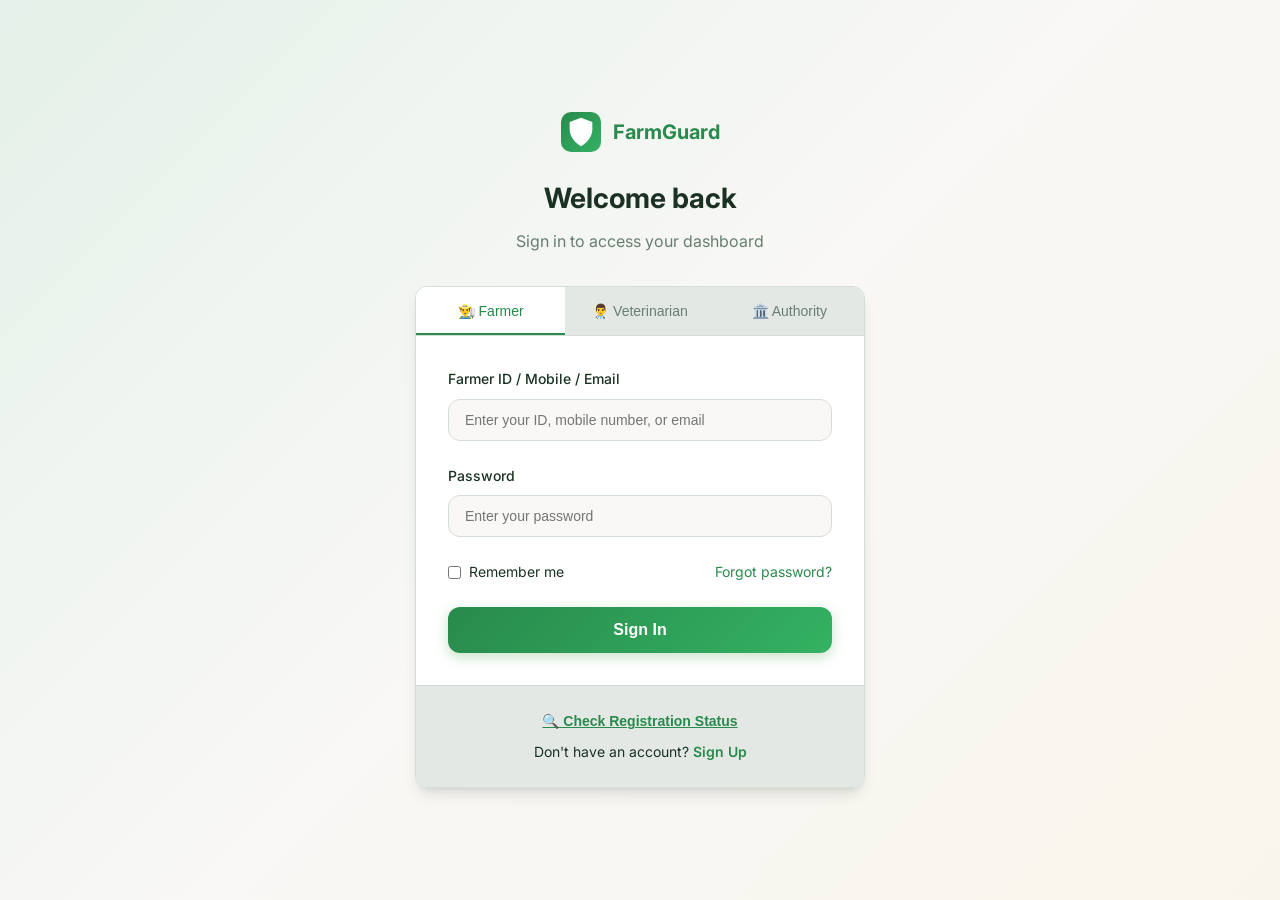
<file: login.html>
<!DOCTYPE html>
<html lang="en">
<head>
  <meta charset="UTF-8">
  <meta name="viewport" content="width=device-width, initial-scale=1.0">
  <title>Login - FarmGuard</title>
  <link rel="stylesheet" href="styles.css">
</head>
<body>
  <div class="login-page">
    <div class="login-container">
      <div class="login-header">
        <a href="index.html" class="logo">
          <!--<div class="logo-icon">🌾</div>-->
          <div class="logo-icon">
            <svg width="34" height="34" viewBox="0 0 24 24" fill="white" xmlns="http://www.w3.org/2000/svg">
              <path d="M12 2L4 5V10C4 15 7.5 19.5 12 22C16.5 19.5 20 15 20 10V5L12 2Z"/>
            </svg>
          </div>
          <span>FarmGuard</span>
        </a>
        <h1>Welcome back</h1>
        <p>Sign in to access your dashboard</p>
      </div>
      
      <div class="login-card">
        <!-- Status Alert Container -->
        <div id="statusAlertBox" style="display: none; padding: 1rem 1.25rem; border-radius: var(--radius); margin-bottom: 1.5rem; font-size: 0.9rem;">
          <div id="statusAlertTitle" style="font-weight: 700; margin-bottom: 0.25rem;"></div>
          <div id="statusAlertMessage"></div>
          <div id="statusAlertAction" style="margin-top: 0.75rem; display: none;"></div>
        </div>

        <div class="role-tabs">
          <button class="role-tab active" data-role="farmer" onclick="switchRole('farmer')">
            👨‍🌾 Farmer
          </button>
          <button class="role-tab" data-role="vet" onclick="switchRole('vet')">
            👨‍⚕️ Veterinarian
          </button>
          <button class="role-tab" data-role="authority" onclick="switchRole('authority')">
            🏛️ Authority
          </button>
        </div>
        
        <form class="login-form" id="loginForm">
          <div class="form-group">
            <label for="identifier" id="identifierLabel">Farmer ID / Mobile / Email</label>
            <input type="text" id="identifier" placeholder="Enter your ID, mobile number, or email" required>
          </div>
          
          <div class="form-group">
            <label for="password">Password</label>
            <input type="password" id="password" placeholder="Enter your password" required>
          </div>
          
          <div class="form-row">
            <label class="checkbox-group">
              <input type="checkbox" id="remember">
              <span>Remember me</span>
            </label>
            <a href="#" class="forgot-link">Forgot password?</a>
          </div>
          
          <button type="submit" class="btn btn-primary btn-lg">Sign In</button>
        </form>
        
        <div class="login-footer">
          <p style="margin-bottom: 0.5rem;"><button type="button" onclick="openCheckStatusModal()" style="background: none; border: none; color: var(--primary); font-size: 0.875rem; text-decoration: underline; font-weight: 600; cursor: pointer;">🔍 Check Registration Status</button></p>
          <p>Don't have an account? <a href="signup.html" style="font-weight: 600; color: var(--primary);">Sign Up</a></p>
        </div>
      </div>
    </div>
  </div>

  <!-- Modal: Check Registration Status -->
  <div id="modalCheckStatus" class="modal-backdrop" style="display: none; position: fixed; inset: 0; background: rgba(0,0,0,0.5); backdrop-filter: blur(4px); z-index: 1000; align-items: center; justify-content: center; padding: 1rem;">
    <div style="background: var(--card); border-radius: var(--radius); max-width: 480px; width: 100%; box-shadow: var(--shadow-lg); border: 1px solid var(--border); padding: 1.5rem;">
      <div style="display: flex; justify-content: space-between; align-items: center; margin-bottom: 1rem;">
        <h3 style="font-size: 1.15rem; color: var(--foreground);">🔍 Check Registration Status</h3>
        <button onclick="closeCheckStatusModal()" style="background: none; border: none; font-size: 1.5rem; cursor: pointer;">&times;</button>
      </div>
      <p style="font-size: 0.875rem; color: var(--muted-foreground); margin-bottom: 1rem;">
        Enter your registered email address or phone number to verify your account registration status.
      </p>
      <div class="form-group" style="margin-bottom: 1rem;">
        <label for="checkStatusQuery">Registered Email or Phone *</label>
        <input type="text" id="checkStatusQuery" placeholder="e.g. name@example.com or 9876543210" style="width: 100%; padding: 0.6rem; border-radius: var(--radius); border: 1px solid var(--border);">
      </div>
      <button type="button" class="btn btn-primary" onclick="performCheckStatus()" style="width: 100%; margin-bottom: 1rem;">
        Check Status
      </button>
      <div id="checkStatusResult" style="display: none;"></div>
    </div>
  </div>

  <script>
    const roleConfig = {
      farmer: {
        label: 'Farmer ID / Mobile Number / Email',
        placeholder: 'Enter your ID, mobile number, or email',
        redirect: 'farmer-dashboard.html'
      },
      vet: {
        label: 'Veterinarian License Number / Email',
        placeholder: 'Enter your license number or email',
        redirect: 'vet-dashboard.html'
      },
      authority: {
        label: 'Authority ID / Email',
        placeholder: 'Enter your official ID or email',
        redirect: 'authority-dashboard.html'
      }
    };

    let currentRole = 'farmer';

    function switchRole(role) {
      currentRole = role;
      
      // Update tabs
      document.querySelectorAll('.role-tab').forEach(tab => {
        tab.classList.toggle('active', tab.dataset.role === role);
      });
      
      // Update form
      const config = roleConfig[role];
      document.getElementById('identifierLabel').textContent = config.label;
      document.getElementById('identifier').placeholder = config.placeholder;
      hideAlert();
    }

    function showAlert(type, title, message, actionHtml = null) {
      const box = document.getElementById('statusAlertBox');
      const titleEl = document.getElementById('statusAlertTitle');
      const msgEl = document.getElementById('statusAlertMessage');
      const actionEl = document.getElementById('statusAlertAction');

      box.style.display = 'block';
      titleEl.textContent = title;
      msgEl.textContent = message;

      if (type === 'warning' || type === 'PENDING') {
        box.style.background = '#fff8e1';
        box.style.border = '1px solid #ffe082';
        box.style.color = '#7f5f00';
      } else if (type === 'danger' || type === 'REJECTED') {
        box.style.background = '#ffebee';
        box.style.border = '1px solid #ffcdd2';
        box.style.color = '#c62828';
      } else if (type === 'info' || type === 'CORRECTION_REQUESTED') {
        box.style.background = '#e3f2fd';
        box.style.border = '1px solid #bbdefb';
        box.style.color = '#1565c0';
      } else if (type === 'success' || type === 'APPROVED') {
        box.style.background = '#f0fdf4';
        box.style.border = '1px solid #86efac';
        box.style.color = '#166534';
      }

      if (actionHtml) {
        actionEl.innerHTML = actionHtml;
        actionEl.style.display = 'block';
      } else {
        actionEl.style.display = 'none';
      }
    }

    function hideAlert() {
      document.getElementById('statusAlertBox').style.display = 'none';
    }

    function openCheckStatusModal() {
      document.getElementById('checkStatusQuery').value = '';
      document.getElementById('checkStatusResult').style.display = 'none';
      document.getElementById('modalCheckStatus').style.display = 'flex';
    }

    function closeCheckStatusModal() {
      document.getElementById('modalCheckStatus').style.display = 'none';
    }

    async function performCheckStatus() {
      const query = document.getElementById('checkStatusQuery').value.trim();
      const resDiv = document.getElementById('checkStatusResult');
      if (!query) {
        alert('Please enter your registered email address or phone number.');
        return;
      }
      resDiv.style.display = 'block';
      resDiv.style.cssText = 'display: block; background: var(--muted); padding: 1rem; border-radius: var(--radius); font-size: 0.875rem;';
      resDiv.innerHTML = 'Searching registration status...';

      try {
        const res = await fetch('/api/check-status', {
          method: 'POST',
          headers: { 'Content-Type': 'application/json' },
          body: JSON.stringify({ query: query, role: currentRole })
        });
        const data = await res.json();
        if (res.ok && data.success) {
          let badgeClass = 'badge-warning';
          let bgStyle = 'background: #fff8e1; border: 1px solid #ffe082; color: #7f5f00;';
          if (data.status === 'APPROVED') {
            badgeClass = 'badge-success';
            bgStyle = 'background: #f0fdf4; border: 1px solid #86efac; color: #166534;';
          } else if (data.status === 'REJECTED') {
            badgeClass = 'badge-danger';
            bgStyle = 'background: #ffebee; border: 1px solid #ffcdd2; color: #c62828;';
          } else if (data.status === 'CORRECTION_REQUESTED') {
            badgeClass = 'badge-info';
            bgStyle = 'background: #e3f2fd; border: 1px solid #bbdefb; color: #1565c0;';
          }

          let actionHtml = '';
          if (data.status === 'APPROVED') {
            actionHtml = `<div style="margin-top: 0.75rem;"><button class="btn btn-primary btn-sm" onclick="closeCheckStatusModal(); document.getElementById('identifier').value='${data.email || data.phone}';">Sign In Now</button></div>`;
          } else if (data.status === 'REJECTED') {
            actionHtml = `<div style="margin-top: 0.75rem;"><a href="signup.html?resubmit=true&user_id=${data.user_id}" class="btn btn-primary btn-sm">✏️ Re-apply / Edit & Re-submit</a></div>`;
          } else if (data.status === 'CORRECTION_REQUESTED') {
            actionHtml = `<div style="margin-top: 0.75rem;"><a href="signup.html?resubmit=true&user_id=${data.user_id}" class="btn btn-primary btn-sm">✏️ Edit & Re-submit Details</a></div>`;
          }

          resDiv.style.cssText = bgStyle + ' padding: 1rem; border-radius: var(--radius); font-size: 0.875rem;';
          resDiv.innerHTML = `
            <div style="font-weight: 700; margin-bottom: 0.25rem;">Applicant: ${data.name} (${data.role.toUpperCase()})</div>
            <div style="margin-bottom: 0.5rem;"><strong>Status:</strong> <span class="badge ${badgeClass}">${data.status}</span></div>
            <div>${data.message}</div>
            ${actionHtml}
          `;
        } else {
          resDiv.style.cssText = 'background: #ffebee; border: 1px solid #ffcdd2; color: #c62828; padding: 1rem; border-radius: var(--radius); font-size: 0.875rem;';
          resDiv.innerHTML = `<div>❌ ${data.message || 'Account not found.'}</div>`;
        }
      } catch (err) {
        resDiv.style.cssText = 'background: #ffebee; border: 1px solid #ffcdd2; color: #c62828; padding: 1rem; border-radius: var(--radius); font-size: 0.875rem;';
        resDiv.innerHTML = `<div>Error checking status. Please try again.</div>`;
      }
    }

    document.getElementById('loginForm').addEventListener('submit', async function(e) {
      e.preventDefault();
      hideAlert();
      
      const identifier = document.getElementById('identifier').value;
      const password = document.getElementById('password').value;
      
      try {
        const response = await fetch('/login', {
          method: 'POST',
          headers: {
            'Content-Type': 'application/json',
          },
          body: JSON.stringify({
            identifier: identifier,
            password: password,
            role: currentRole
          })
        });
        
        const data = await response.json();
        
        if (response.ok && data.success) {
          const config = roleConfig[currentRole];
          window.location.href = config.redirect;
        } else if (data.status === 'PENDING') {
          showAlert('PENDING', '⏳ Registration Pending', 'Your registration is pending Authority verification.');
        } else if (data.status === 'REJECTED') {
          const userId = data.user_id || (data.user ? data.user.id : '');
          const actionBtnHtml = userId ? `<a href="signup.html?resubmit=true&user_id=${userId}" class="btn btn-primary btn-sm">✏️ Re-apply / Edit & Re-submit</a>` : '';
          showAlert('REJECTED', '❌ Registration Rejected', data.message || 'Your registration was rejected by Authority.', actionBtnHtml);
        } else if (data.status === 'CORRECTION_REQUESTED') {
          const userId = data.user_id || (data.user ? data.user.id : '');
          const actionBtnHtml = userId ? `<a href="signup.html?resubmit=true&user_id=${userId}" class="btn btn-primary btn-sm">✏️ Edit & Re-submit Details</a>` : '';
          showAlert('CORRECTION_REQUESTED', '⚠️ Correction Requested', data.message || 'Authority requested corrections for your registration.', actionBtnHtml);
        } else {
          showAlert('danger', 'Sign In Failed', data.message || 'Invalid credentials. Please try again.');
        }
      } catch (error) {
        console.error('Login error:', error);
        showAlert('danger', 'Connection Error', 'Login failed. Please check your connection and try again.');
      }
    });
  </script>
</body>
</html>
</file>
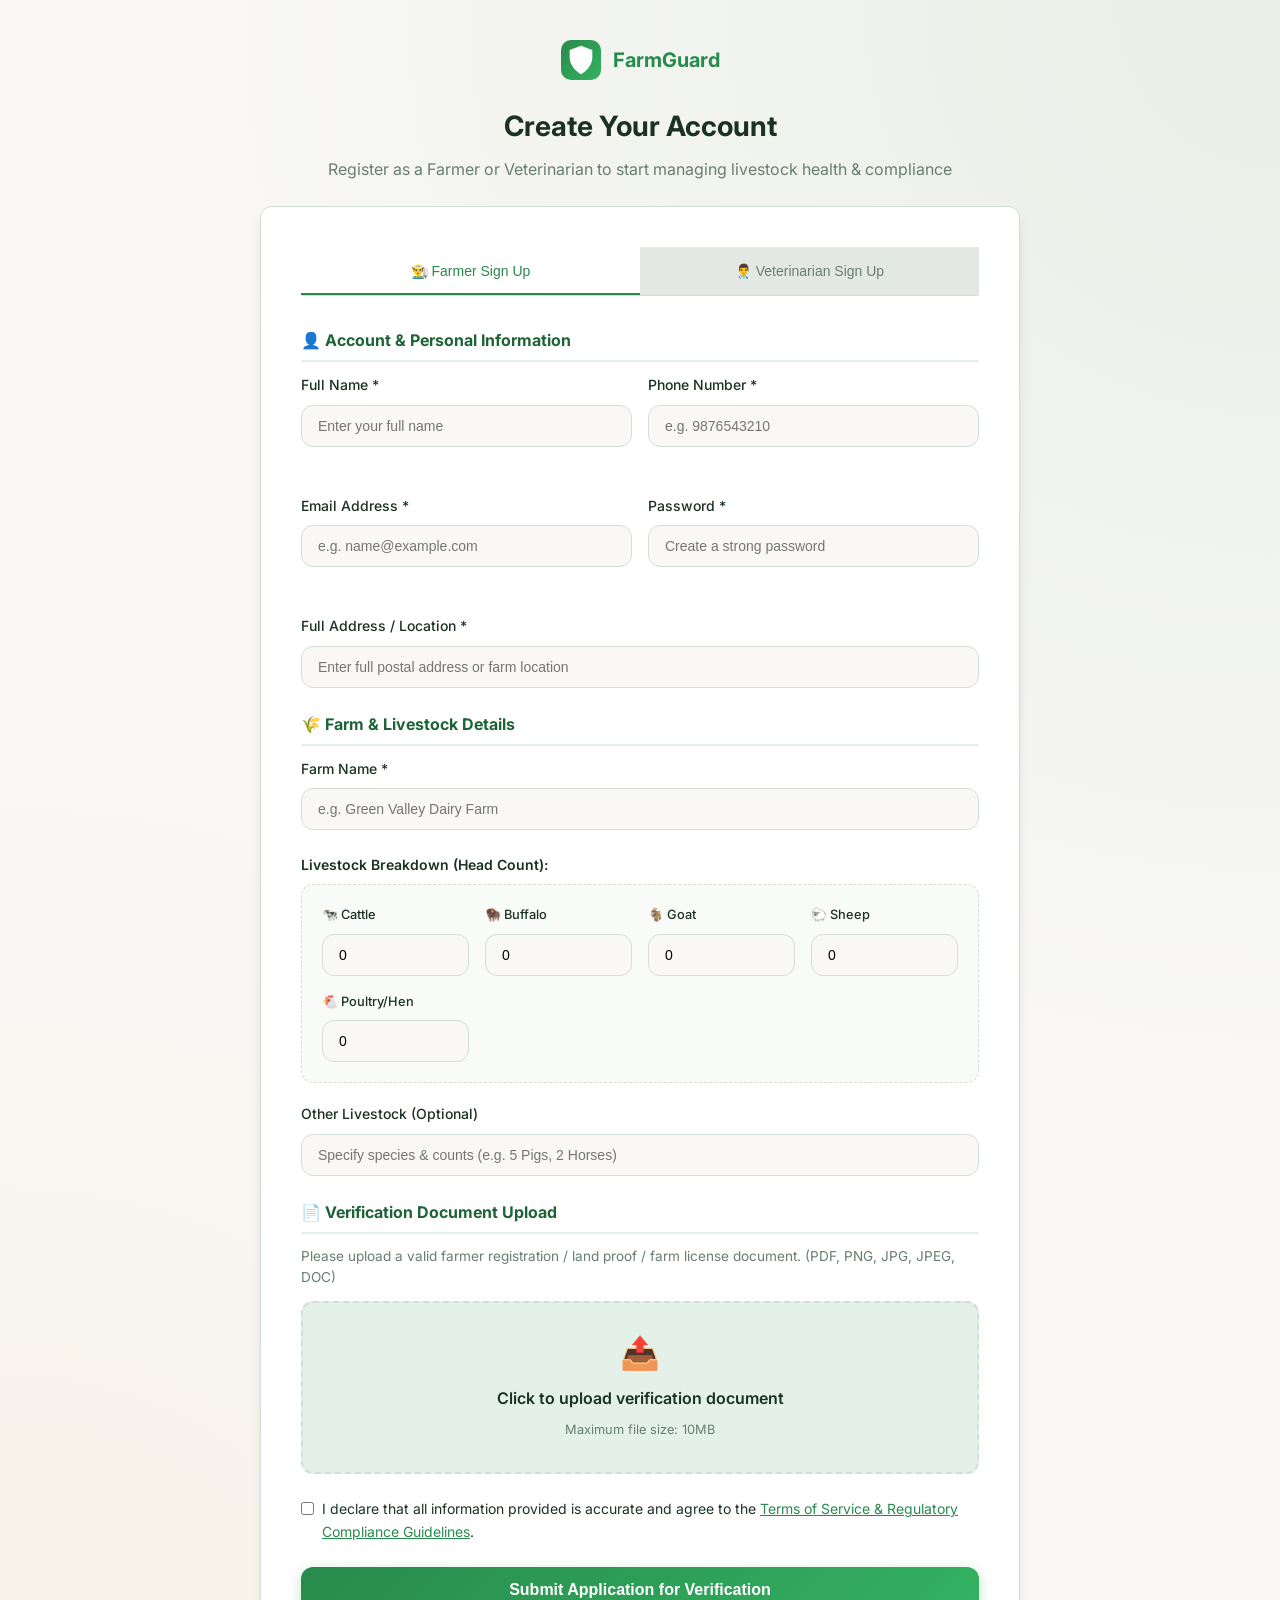
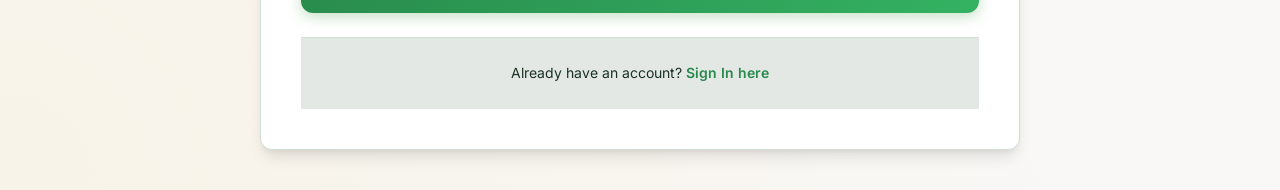
<file: signup.html>
<!DOCTYPE html>
<html lang="en">
<head>
  <meta charset="UTF-8">
  <meta name="viewport" content="width=device-width, initial-scale=1.0">
  <title>Sign Up - FarmGuard</title>
  <link rel="stylesheet" href="styles.css">
  <style>
    .signup-page {
      min-height: 100vh;
      display: flex;
      align-items: center;
      justify-content: center;
      padding: 2.5rem 1rem;
      background: radial-gradient(circle at top right, rgba(46, 125, 50, 0.08), transparent 50%),
                  radial-gradient(circle at bottom left, rgba(230, 161, 0, 0.06), transparent 50%),
                  var(--background);
    }
    .signup-container {
      width: 100%;
      max-width: 760px;
    }
    .signup-card {
      background: var(--card);
      border: 1px solid var(--border);
      border-radius: var(--radius);
      box-shadow: var(--shadow-lg);
      padding: 2.5rem;
    }
    .livestock-grid {
      display: grid;
      grid-template-columns: repeat(auto-fit, minmax(140px, 1fr));
      gap: 1rem;
      background: rgba(46, 125, 50, 0.03);
      padding: 1.25rem;
      border-radius: var(--radius);
      border: 1px dashed var(--border);
      margin-bottom: 1.25rem;
    }
    .livestock-grid .form-group {
      margin-bottom: 0;
    }
    .form-section-title {
      font-size: 1rem;
      font-weight: 700;
      color: var(--primary-dark);
      margin: 1.5rem 0 0.75rem 0;
      display: flex;
      align-items: center;
      gap: 0.5rem;
      border-bottom: 2px solid var(--accent);
      padding-bottom: 0.4rem;
    }
    .file-upload-box {
      border: 2px dashed var(--border);
      border-radius: var(--radius);
      padding: 1.5rem;
      text-align: center;
      background: var(--accent);
      cursor: pointer;
      transition: all 0.2s ease;
    }
    .file-upload-box:hover {
      border-color: var(--primary);
      background: rgba(46, 125, 50, 0.08);
    }
    .file-upload-box input[type="file"] {
      display: none;
    }
    .file-upload-label {
      cursor: pointer;
      display: flex;
      flex-direction: column;
      align-items: center;
      gap: 0.5rem;
      color: var(--foreground);
    }
    .selected-file-name {
      font-size: 0.875rem;
      font-weight: 600;
      color: var(--primary);
      margin-top: 0.5rem;
      word-break: break-all;
    }
    .status-card {
      text-align: center;
      padding: 2.5rem 1.5rem;
    }
    .status-icon {
      font-size: 3.5rem;
      margin-bottom: 1rem;
    }
    .correction-banner {
      background: #fff8e1;
      border-left: 4px solid var(--warning);
      padding: 1rem 1.25rem;
      border-radius: 0.5rem;
      margin-bottom: 1.5rem;
      color: #7f5f00;
    }
  </style>
</head>
<body>
  <div class="signup-page">
    <div class="signup-container">
      
      <!-- Logo & Header -->
      <div class="login-header" style="text-align: center; margin-bottom: 1.5rem;">
        <a href="index.html" class="logo" style="justify-content: center;">
          <div class="logo-icon">
            <svg width="34" height="34" viewBox="0 0 24 24" fill="white" xmlns="http://www.w3.org/2000/svg">
              <path d="M12 2L4 5V10C4 15 7.5 19.5 12 22C16.5 19.5 20 15 20 10V5L12 2Z"/>
            </svg>
          </div>
          <span>FarmGuard</span>
        </a>
        <h1 style="margin-top: 1rem; font-size: 1.75rem;">Create Your Account</h1>
        <p style="color: var(--muted-foreground);">Register as a Farmer or Veterinarian to start managing livestock health & compliance</p>
      </div>

      <div class="signup-card">
        <!-- Correction Request / Rejection Banner (If resubmitting) -->
        <div id="correctionBanner" class="correction-banner" style="display: none;">
          <strong id="correctionBannerTitle">⚠️ Action Required from Authority:</strong>
          <p id="correctionNotesText" style="margin-top: 0.25rem;"></p>
        </div>

        <!-- Role Selector -->
        <div class="role-tabs" style="margin-bottom: 2rem;">
          <button type="button" class="role-tab active" id="tabFarmer" onclick="switchRole('farmer')">
            👨‍🌾 Farmer Sign Up
          </button>
          <button type="button" class="role-tab" id="tabVet" onclick="switchRole('vet')">
            👨‍⚕️ Veterinarian Sign Up
          </button>
        </div>

        <!-- Signup Form -->
        <form id="signupForm" enctype="multipart/form-data">
          <input type="hidden" id="roleInput" name="role" value="farmer">
          <input type="hidden" id="userIdInput" name="user_id" value="">

          <!-- Common Details -->
          <div class="form-section-title">👤 Account & Personal Information</div>
          
          <div class="form-row" style="display: grid; grid-template-columns: 1fr 1fr; gap: 1rem;">
            <div class="form-group">
              <label for="name">Full Name *</label>
              <input type="text" id="name" name="name" placeholder="Enter your full name" required>
            </div>
            <div class="form-group">
              <label for="phone">Phone Number *</label>
              <input type="tel" id="phone" name="phone" placeholder="e.g. 9876543210" required>
            </div>
          </div>

          <div class="form-row" style="display: grid; grid-template-columns: 1fr 1fr; gap: 1rem;">
            <div class="form-group">
              <label for="email">Email Address *</label>
              <input type="email" id="email" name="email" placeholder="e.g. name@example.com" required>
            </div>
            <div class="form-group">
              <label for="password">Password *</label>
              <input type="password" id="password" name="password" placeholder="Create a strong password" required>
            </div>
          </div>

          <div class="form-group">
            <label for="address">Full Address / Location *</label>
            <input type="text" id="address" name="address" placeholder="Enter full postal address or farm location" required>
          </div>

          <!-- Farmer Specific Details -->
          <div id="farmerFields">
            <div class="form-section-title">🌾 Farm & Livestock Details</div>
            
            <div class="form-group">
              <label for="farm_name">Farm Name *</label>
              <input type="text" id="farm_name" name="farm_name" placeholder="e.g. Green Valley Dairy Farm">
            </div>

            <label style="display: block; font-weight: 600; margin-bottom: 0.5rem; font-size: 0.875rem;">Livestock Breakdown (Head Count):</label>
            <div class="livestock-grid">
              <div class="form-group">
                <label for="cattle_count" style="font-size: 0.8rem;">🐄 Cattle</label>
                <input type="number" id="cattle_count" name="cattle_count" min="0" value="0">
              </div>
              <div class="form-group">
                <label for="buffalo_count" style="font-size: 0.8rem;">🦬 Buffalo</label>
                <input type="number" id="buffalo_count" name="buffalo_count" min="0" value="0">
              </div>
              <div class="form-group">
                <label for="goat_count" style="font-size: 0.8rem;">🐐 Goat</label>
                <input type="number" id="goat_count" name="goat_count" min="0" value="0">
              </div>
              <div class="form-group">
                <label for="sheep_count" style="font-size: 0.8rem;">🐑 Sheep</label>
                <input type="number" id="sheep_count" name="sheep_count" min="0" value="0">
              </div>
              <div class="form-group">
                <label for="poultry_count" style="font-size: 0.8rem;">🐔 Poultry/Hen</label>
                <input type="number" id="poultry_count" name="poultry_count" min="0" value="0">
              </div>
            </div>

            <div class="form-group">
              <label for="other_livestock">Other Livestock (Optional)</label>
              <input type="text" id="other_livestock" name="other_livestock" placeholder="Specify species & counts (e.g. 5 Pigs, 2 Horses)">
            </div>
          </div>

          <!-- Vet Specific Details -->
          <div id="vetFields" style="display: none;">
            <div class="form-section-title">🩺 Professional Credentials</div>

            <div class="form-row" style="display: grid; grid-template-columns: 1fr 1fr; gap: 1rem;">
              <div class="form-group">
                <label for="vet_reg_number">Veterinary Registration Number *</label>
                <input type="text" id="vet_reg_number" name="vet_reg_number" placeholder="e.g. VET-REG-2026-897">
              </div>
              <div class="form-group">
                <label for="qualification">Qualification *</label>
                <input type="text" id="qualification" name="qualification" placeholder="e.g. B.V.Sc & A.H / M.V.Sc">
              </div>
            </div>

            <div class="form-group">
              <label for="vet_council_details">Veterinary Council / Registration Body Details *</label>
              <input type="text" id="vet_council_details" name="vet_council_details" placeholder="e.g. State Veterinary Council of Tamil Nadu">
            </div>
          </div>

          <!-- Document Upload -->
          <div class="form-section-title">📄 Verification Document Upload</div>
          <p style="font-size: 0.85rem; color: var(--muted-foreground); margin-bottom: 0.75rem;" id="docHelperText">
            Please upload a valid farmer registration / land proof / farm license document. (Formats: PDF, PNG, JPG, JPEG, DOC, DOCX)
          </p>

          <div class="file-upload-box" onclick="document.getElementById('verification_doc').click()">
            <input type="file" id="verification_doc" name="verification_doc" accept=".pdf,.png,.jpg,.jpeg,.doc,.docx" onchange="handleFileSelected(this)">
            <label class="file-upload-label">
              <span style="font-size: 2rem;">📤</span>
              <span style="font-weight: 600;">Click to upload verification document</span>
              <span style="font-size: 0.8rem; color: var(--muted-foreground);">Maximum file size: 10MB</span>
            </label>
            <div id="selectedFileName" class="selected-file-name"></div>
          </div>

          <!-- Terms & Submit -->
          <div style="margin-top: 1.5rem;">
            <label class="checkbox-group" style="align-items: flex-start;">
              <input type="checkbox" id="accepted_terms" name="accepted_terms" required style="margin-top: 0.25rem;">
              <span style="font-size: 0.875rem;">I declare that all information provided is accurate and agree to the <a href="#" style="color: var(--primary); text-decoration: underline;">Terms of Service & Regulatory Compliance Guidelines</a>.</span>
            </label>
          </div>

          <button type="submit" class="btn btn-primary btn-lg" id="submitBtn" style="width: 100%; margin-top: 1.5rem;">
            Submit Application for Verification
          </button>
        </form>

        <!-- Status Confirmation View (Hidden by default) -->
        <div id="statusCard" class="status-card" style="display: none;">
          <div class="status-icon">⏳</div>
          <div class="badge badge-warning" style="font-size: 0.9rem; padding: 0.4rem 1rem; margin-bottom: 1rem;">STATUS: PENDING VERIFICATION</div>
          <h2 style="font-size: 1.5rem; color: var(--foreground); margin-bottom: 0.75rem;">
            Your registration is pending Authority verification.
          </h2>
          <p style="color: var(--muted-foreground); max-width: 540px; margin: 0 auto 1.5rem auto; font-size: 0.95rem;">
            Thank you for registering with FarmGuard. Your application details and verification document have been securely submitted to the Regulatory Authority for review.
          </p>
          <div style="background: rgba(46, 125, 50, 0.05); border: 1px solid var(--border); padding: 1rem; border-radius: var(--radius); max-width: 500px; margin: 0 auto 2rem auto; text-align: left; font-size: 0.875rem;">
            <div><strong>● Submitted Role:</strong> <span id="confRole">-</span></div>
            <div><strong>● Applicant Name:</strong> <span id="confName">-</span></div>
            <div><strong>● Email:</strong> <span id="confEmail">-</span></div>
            <div><strong>● Verification Document:</strong> <span id="confDoc">-</span></div>
          </div>
          <div style="display: flex; gap: 1rem; justify-content: center;">
            <a href="login.html" class="btn btn-primary">Go to Login</a>
            <a href="index.html" class="btn btn-outline">Return to Home</a>
          </div>
        </div>

        <div class="login-footer" style="margin-top: 1.5rem; text-align: center;">
          <p>Already have an account? <a href="login.html" style="font-weight: 600; color: var(--primary);">Sign In here</a></p>
        </div>
      </div>
    </div>
  </div>

  <script>
    let currentRole = 'farmer';
    let isResubmitMode = false;

    function switchRole(role) {
      currentRole = role;
      document.getElementById('roleInput').value = role;

      document.getElementById('tabFarmer').classList.toggle('active', role === 'farmer');
      document.getElementById('tabVet').classList.toggle('active', role === 'vet');

      const farmerFields = document.getElementById('farmerFields');
      const vetFields = document.getElementById('vetFields');
      const docHelperText = document.getElementById('docHelperText');
      const farmNameInput = document.getElementById('farm_name');
      const vetRegInput = document.getElementById('vet_reg_number');
      const qualificationInput = document.getElementById('qualification');
      const vetCouncilInput = document.getElementById('vet_council_details');

      if (role === 'farmer') {
        farmerFields.style.display = 'block';
        vetFields.style.display = 'none';
        farmNameInput.setAttribute('required', 'required');
        vetRegInput.removeAttribute('required');
        qualificationInput.removeAttribute('required');
        vetCouncilInput.removeAttribute('required');
        docHelperText.textContent = 'Please upload a valid farmer registration / land proof / farm license document. (PDF, PNG, JPG, JPEG, DOC)';
      } else {
        farmerFields.style.display = 'none';
        vetFields.style.display = 'block';
        farmNameInput.removeAttribute('required');
        vetRegInput.setAttribute('required', 'required');
        qualificationInput.setAttribute('required', 'required');
        vetCouncilInput.setAttribute('required', 'required');
        docHelperText.textContent = 'Please upload valid veterinary registration / degree certificate proof. (PDF, PNG, JPG, JPEG, DOC)';
      }
    }

    function handleFileSelected(input) {
      const display = document.getElementById('selectedFileName');
      if (input.files && input.files[0]) {
        display.textContent = '📎 Selected file: ' + input.files[0].name;
      } else {
        display.textContent = '';
      }
    }

    // Check for URL parameters (resubmit or pre-fill)
    document.addEventListener('DOMContentLoaded', () => {
      const urlParams = new URLSearchParams(window.location.search);
      const resubmit = urlParams.get('resubmit');
      const userId = urlParams.get('user_id');

      if (resubmit && userId) {
        isResubmitMode = true;
        document.getElementById('userIdInput').value = userId;
        fetchUserDetails(userId);
      }
    });

    async function fetchUserDetails(userId) {
      try {
        const response = await fetch(`/api/authority/user-details/${userId}`);
        if (response.ok) {
          const user = await response.json();
          document.getElementById('name').value = user.name || '';
          document.getElementById('phone').value = user.phone || '';
          document.getElementById('email').value = user.email || '';
          document.getElementById('address').value = user.address || '';
          
          if (user.role) {
            switchRole(user.role);
          }

          if (user.role === 'farmer') {
            document.getElementById('farm_name').value = user.farm_name || '';
            document.getElementById('cattle_count').value = user.cattle_count || 0;
            document.getElementById('buffalo_count').value = user.buffalo_count || 0;
            document.getElementById('goat_count').value = user.goat_count || 0;
            document.getElementById('sheep_count').value = user.sheep_count || 0;
            document.getElementById('poultry_count').value = user.poultry_count || 0;
            document.getElementById('other_livestock').value = user.other_livestock || '';
          } else {
            document.getElementById('vet_reg_number').value = user.vet_reg_number || '';
            document.getElementById('qualification').value = user.qualification || '';
            document.getElementById('vet_council_details').value = user.vet_council_details || '';
          }

          if (user.status === 'CORRECTION_REQUESTED' && user.correction_notes) {
            const banner = document.getElementById('correctionBanner');
            banner.style.display = 'block';
            banner.style.background = '#e3f2fd';
            banner.style.borderColor = '#90caf9';
            banner.style.color = '#0d47a1';
            document.getElementById('correctionBannerTitle').textContent = '⚠️ Authority Requested Correction:';
            document.getElementById('correctionNotesText').textContent = user.correction_notes;
          } else if (user.status === 'REJECTED' && user.rejection_reason) {
            const banner = document.getElementById('correctionBanner');
            banner.style.display = 'block';
            banner.style.background = '#ffebee';
            banner.style.borderColor = '#ef9a9a';
            banner.style.color = '#b71c1c';
            document.getElementById('correctionBannerTitle').textContent = '❌ Previous Application Rejected by Authority:';
            document.getElementById('correctionNotesText').textContent = user.rejection_reason + ' — Please update your details and resubmit for verification.';
          }

          document.getElementById('password').removeAttribute('required');
          document.getElementById('password').placeholder = 'Leave blank to keep existing password';
          document.getElementById('verification_doc').removeAttribute('required');

          if (user.verification_doc_filename) {
            document.getElementById('selectedFileName').textContent = '📄 Existing File: ' + user.verification_doc_filename + ' (Upload new file to replace)';
          }
        }
      } catch (err) {
        console.error('Error fetching user details:', err);
      }
    }

    document.getElementById('signupForm').addEventListener('submit', async function(e) {
      e.preventDefault();

      const btn = document.getElementById('submitBtn');
      btn.disabled = true;
      btn.textContent = 'Submitting Application...';

      const formData = new FormData(this);
      const endpoint = isResubmitMode ? '/api/user/resubmit' : '/signup';

      try {
        const response = await fetch(endpoint, {
          method: 'POST',
          body: formData
        });

        const data = await response.json();

        if (response.ok && data.success) {
          document.getElementById('signupForm').style.display = 'none';
          document.querySelector('.role-tabs').style.display = 'none';
          document.getElementById('correctionBanner').style.display = 'none';
          
          document.getElementById('statusCard').style.display = 'block';

          document.getElementById('confRole').textContent = currentRole === 'farmer' ? 'Farmer' : 'Veterinarian';
          document.getElementById('confName').textContent = formData.get('name');
          document.getElementById('confEmail').textContent = formData.get('email');
          const fileInput = document.getElementById('verification_doc');
          document.getElementById('confDoc').textContent = (fileInput.files && fileInput.files[0]) ? fileInput.files[0].name : 'Uploaded Document';
        } else {
          alert(data.message || 'Submission failed. Please check details.');
          btn.disabled = false;
          btn.textContent = 'Submit Application for Verification';
        }
      } catch (err) {
        console.error('Submission error:', err);
        alert('Network error during registration. Please try again.');
        btn.disabled = false;
        btn.textContent = 'Submit Application for Verification';
      }
    });

    // Initialize required state
    switchRole('farmer');
  </script>
</body>
</html>
</file>
<file: styles.css>
/* Digital Farm Management Portal - Complete Styles */
@import url('https://fonts.googleapis.com/css2?family=Inter:wght@300;400;500;600;700;800&display=swap');

* {
  margin: 0;
  padding: 0;
  box-sizing: border-box;
}

:root {
  /* Colors */
  --primary: hsl(142, 55%, 35%);
  --primary-light: hsl(142, 55%, 45%);
  --primary-dark: hsl(142, 55%, 25%);
  --primary-foreground: hsl(0, 0%, 100%);
  
  --secondary: hsl(45, 93%, 47%);
  --secondary-light: hsl(45, 93%, 57%);
  --secondary-foreground: hsl(0, 0%, 10%);
  
  --background: hsl(40, 23%, 97%);
  --foreground: hsl(142, 30%, 15%);
  
  --card: hsl(0, 0%, 100%);
  --card-foreground: hsl(142, 30%, 15%);
  
  --muted: hsl(142, 10%, 90%);
  --muted-foreground: hsl(142, 10%, 45%);
  
  --accent: hsl(142, 30%, 92%);
  --accent-foreground: hsl(142, 55%, 30%);
  
  --destructive: hsl(0, 72%, 51%);
  --success: hsl(142, 70%, 40%);
  --warning: hsl(38, 92%, 50%);
  
  --border: hsl(142, 15%, 85%);
  --input: hsl(142, 15%, 85%);
  --ring: hsl(142, 55%, 35%);
  
  --radius: 0.75rem;
  --shadow-sm: 0 1px 2px 0 rgb(0 0 0 / 0.05);
  --shadow: 0 1px 3px 0 rgb(0 0 0 / 0.1), 0 1px 2px -1px rgb(0 0 0 / 0.1);
  --shadow-md: 0 4px 6px -1px rgb(0 0 0 / 0.1), 0 2px 4px -2px rgb(0 0 0 / 0.1);
  --shadow-lg: 0 10px 15px -3px rgb(0 0 0 / 0.1), 0 4px 6px -4px rgb(0 0 0 / 0.1);
}

body {
  font-family: 'Inter', -apple-system, BlinkMacSystemFont, 'Segoe UI', sans-serif;
  background-color: var(--background);
  color: var(--foreground);
  line-height: 1.6;
  min-height: 100vh;
}

a {
  color: inherit;
  text-decoration: none;
}

/* Header */
.header {
  background: rgba(255, 255, 255, 0.95);
  backdrop-filter: blur(12px);
  border-bottom: 1px solid var(--border);
  position: sticky;
  top: 0;
  z-index: 100;
  padding: 0 1.5rem;
}

.header-container {
  max-width: 1280px;
  margin: 0 auto;
  display: flex;
  align-items: center;
  justify-content: space-between;
  height: 70px;
}

.logo {
  display: flex;
  align-items: center;
  gap: 0.75rem;
  font-weight: 700;
  font-size: 1.25rem;
  color: var(--primary);
}

.logo-icon {
  width: 40px;
  height: 40px;
  background: linear-gradient(135deg, var(--primary), var(--primary-light));
  border-radius: 10px;
  display: flex;
  align-items: center;
  justify-content: center;
  color: white;
  font-size: 1.25rem;
}

.nav {
  display: flex;
  align-items: center;
  gap: 2rem;
}

.nav-links {
  display: flex;
  gap: 0.5rem;
}

.nav-link {
  padding: 0.5rem 1rem;
  border-radius: var(--radius);
  font-weight: 500;
  font-size: 0.875rem;
  color: var(--muted-foreground);
  transition: all 0.2s;
}

.nav-link:hover {
  color: var(--foreground);
  background: var(--accent);
}

.nav-link.active {
  color: var(--primary);
  background: var(--accent);
}

/* Buttons */
.btn {
  display: inline-flex;
  align-items: center;
  justify-content: center;
  gap: 0.5rem;
  padding: 0.625rem 1.25rem;
  font-size: 0.875rem;
  font-weight: 600;
  border-radius: var(--radius);
  border: none;
  cursor: pointer;
  transition: all 0.2s;
}

.btn-primary {
  background: linear-gradient(135deg, var(--primary), var(--primary-light));
  color: var(--primary-foreground);
  box-shadow: 0 4px 14px 0 rgba(34, 139, 34, 0.25);
}

.btn-primary:hover {
  transform: translateY(-1px);
  box-shadow: 0 6px 20px 0 rgba(34, 139, 34, 0.35);
}

.btn-secondary {
  background: var(--secondary);
  color: var(--secondary-foreground);
}

.btn-secondary:hover {
  background: var(--secondary-light);
}

.btn-outline {
  background: transparent;
  border: 1px solid var(--border);
  color: var(--foreground);
}

.btn-outline:hover {
  background: var(--accent);
  border-color: var(--primary);
}

.btn-ghost {
  background: transparent;
  color: var(--muted-foreground);
}

.btn-ghost:hover {
  background: var(--accent);
  color: var(--foreground);
}

.btn-sm {
  padding: 0.375rem 0.75rem;
  font-size: 0.75rem;
}

.btn-lg {
  padding: 0.875rem 2rem;
  font-size: 1rem;
}

/* Hero Section */
.hero {
  padding: 5rem 1.5rem;
  background: linear-gradient(135deg, var(--accent) 0%, var(--background) 50%, hsl(45, 50%, 95%) 100%);
  position: relative;
  overflow: hidden;
}

.hero::before {
  content: '';
  position: absolute;
  top: -50%;
  right: -20%;
  width: 60%;
  height: 200%;
  background: radial-gradient(circle, rgba(34, 139, 34, 0.08) 0%, transparent 60%);
  pointer-events: none;
}

.hero-container {
  max-width: 1280px;
  margin: 0 auto;
  display: grid;
  grid-template-columns: 1fr 1fr;
  gap: 4rem;
  align-items: center;
}

.hero-badge {
  display: inline-flex;
  align-items: center;
  gap: 0.5rem;
  background: var(--card);
  border: 1px solid var(--border);
  padding: 0.375rem 1rem;
  border-radius: 9999px;
  font-size: 0.75rem;
  font-weight: 500;
  color: var(--primary);
  margin-bottom: 1.5rem;
}

.hero-badge .dot {
  width: 6px;
  height: 6px;
  background: var(--success);
  border-radius: 50%;
  animation: pulse 2s infinite;
}

@keyframes pulse {
  0%, 100% { opacity: 1; }
  50% { opacity: 0.5; }
}

.hero h1 {
  font-size: 3.5rem;
  font-weight: 800;
  line-height: 1.1;
  margin-bottom: 1.5rem;
  background: linear-gradient(135deg, var(--foreground) 0%, var(--primary) 100%);
  -webkit-background-clip: text;
  -webkit-text-fill-color: transparent;
  background-clip: text;
}

.hero p {
  font-size: 1.125rem;
  color: var(--muted-foreground);
  margin-bottom: 2rem;
  max-width: 500px;
}

.hero-buttons {
  display: flex;
  gap: 1rem;
  flex-wrap: wrap;
}

.hero-visual {
  position: relative;
}

.hero-card {
  background: var(--card);
  border-radius: 1rem;
  box-shadow: var(--shadow-lg);
  padding: 1.5rem;
  border: 1px solid var(--border);
}

.hero-card-header {
  display: flex;
  align-items: center;
  justify-content: space-between;
  margin-bottom: 1rem;
  padding-bottom: 1rem;
  border-bottom: 1px solid var(--border);
}

.hero-card-title {
  font-weight: 600;
  font-size: 0.875rem;
}

.hero-card-badge {
  background: rgba(34, 139, 34, 0.1);
  color: var(--success);
  padding: 0.25rem 0.75rem;
  border-radius: 9999px;
  font-size: 0.75rem;
  font-weight: 500;
}

.stats-grid {
  display: grid;
  grid-template-columns: repeat(3, 1fr);
  gap: 1rem;
}

.stat-item {
  text-align: center;
  padding: 1rem;
  background: var(--accent);
  border-radius: var(--radius);
}

.stat-value {
  font-size: 1.5rem;
  font-weight: 700;
  color: var(--primary);
}

.stat-label {
  font-size: 0.75rem;
  color: var(--muted-foreground);
  margin-top: 0.25rem;
}

/* Sections */
.section {
  padding: 5rem 1.5rem;
}

.section-container {
  max-width: 1280px;
  margin: 0 auto;
}

.section-header {
  text-align: center;
  margin-bottom: 3rem;
}

.section-badge {
  display: inline-block;
  background: var(--accent);
  color: var(--primary);
  padding: 0.375rem 1rem;
  border-radius: 9999px;
  font-size: 0.75rem;
  font-weight: 600;
  text-transform: uppercase;
  letter-spacing: 0.05em;
  margin-bottom: 1rem;
}

.section-title {
  font-size: 2.25rem;
  font-weight: 700;
  margin-bottom: 1rem;
}

.section-description {
  color: var(--muted-foreground);
  max-width: 600px;
  margin: 0 auto;
}

/* Cards */
.card {
  background: var(--card);
  border: 1px solid var(--border);
  border-radius: var(--radius);
  box-shadow: var(--shadow);
  overflow: hidden;
}

.card-header {
  padding: 1.5rem;
  border-bottom: 1px solid var(--border);
}

.card-title {
  font-size: 1.125rem;
  font-weight: 600;
  margin-bottom: 0.25rem;
}

.card-description {
  font-size: 0.875rem;
  color: var(--muted-foreground);
}

.card-content {
  padding: 1.5rem;
}

.card-footer {
  padding: 1rem 1.5rem;
  border-top: 1px solid var(--border);
  background: var(--muted);
}

/* Role Cards */
.roles-grid {
  display: grid;
  grid-template-columns: repeat(3, 1fr);
  gap: 2rem;
}

.role-card {
  background: var(--card);
  border: 1px solid var(--border);
  border-radius: var(--radius);
  padding: 2rem;
  text-align: center;
  transition: all 0.3s;
  position: relative;
  overflow: hidden;
}

.role-card:hover {
  transform: translateY(-4px);
  box-shadow: var(--shadow-lg);
  border-color: var(--primary);
}

.role-card::before {
  content: '';
  position: absolute;
  top: 0;
  left: 0;
  right: 0;
  height: 4px;
  background: linear-gradient(90deg, var(--primary), var(--secondary));
  opacity: 0;
  transition: opacity 0.3s;
}

.role-card:hover::before {
  opacity: 1;
}

.role-icon {
  width: 80px;
  height: 80px;
  margin: 0 auto 1.5rem;
  background: var(--accent);
  border-radius: 50%;
  display: flex;
  align-items: center;
  justify-content: center;
  font-size: 2rem;
}

.role-card h3 {
  font-size: 1.25rem;
  font-weight: 600;
  margin-bottom: 0.75rem;
}

.role-card p {
  color: var(--muted-foreground);
  font-size: 0.875rem;
  margin-bottom: 1.5rem;
}

.role-features {
  text-align: left;
  margin-bottom: 1.5rem;
}

.role-features li {
  display: flex;
  align-items: center;
  gap: 0.5rem;
  font-size: 0.875rem;
  color: var(--muted-foreground);
  margin-bottom: 0.5rem;
}

.role-features li::before {
  content: '✓';
  color: var(--success);
  font-weight: bold;
}

/* Workflow Section */
.workflow-grid {
  display: grid;
  grid-template-columns: repeat(4, 1fr);
  gap: 1.5rem;
}

.workflow-step {
  text-align: center;
  padding: 1.5rem;
  position: relative;
}

.workflow-step::after {
  content: '→';
  position: absolute;
  right: -0.75rem;
  top: 50%;
  transform: translateY(-50%);
  color: var(--muted-foreground);
  font-size: 1.25rem;
}

.workflow-step:last-child::after {
  display: none;
}

.workflow-number {
  width: 48px;
  height: 48px;
  background: linear-gradient(135deg, var(--primary), var(--primary-light));
  color: white;
  border-radius: 50%;
  display: flex;
  align-items: center;
  justify-content: center;
  font-weight: 700;
  font-size: 1.25rem;
  margin: 0 auto 1rem;
}

.workflow-step h4 {
  font-weight: 600;
  margin-bottom: 0.5rem;
}

.workflow-step p {
  font-size: 0.875rem;
  color: var(--muted-foreground);
}

/* Footer */
.footer {
  background: var(--foreground);
  color: rgba(255, 255, 255, 0.8);
  padding: 1.5rem 1.5rem;
}

.footer-container {
  max-width: 1280px;
  margin: 0 auto;
}

.footer-grid {
  display: grid;
  grid-template-columns: 2fr 1fr 1fr 1fr;
  gap: 2rem;
  margin-bottom: 1.5rem;
}

.footer-brand .logo {
  color: white;
  margin-bottom: 0.75rem;
}

.footer-brand p {
  font-size: 0.875rem;
  opacity: 0.7;
  max-width: 300px;
}

.footer-column h4 {
  color: white;
  font-weight: 600;
  margin-bottom: 0.75rem;
}

.footer-column ul {
  list-style: none;
}

.footer-column li {
  margin-bottom: 0.375rem;
}

.footer-column a {
  font-size: 0.875rem;
  opacity: 0.7;
  transition: opacity 0.2s;
}

.footer-column a:hover {
  opacity: 1;
}

.footer-bottom {
  display: flex;
  justify-content: space-between;
  align-items: center;
  font-size: 0.875rem;
  opacity: 0.7;
}

.footer-grid + .footer-bottom {
  padding-top: 1.25rem;
  border-top: 1px solid rgba(255, 255, 255, 0.1);
}

/* Login Page */
.login-page {
  min-height: 100vh;
  display: flex;
  align-items: center;
  justify-content: center;
  padding: 2rem;
  background: linear-gradient(135deg, var(--accent) 0%, var(--background) 50%, hsl(45, 50%, 95%) 100%);
}

.login-container {
  width: 100%;
  max-width: 450px;
}

.login-header {
  text-align: center;
  margin-bottom: 2rem;
}

.login-header .logo {
  justify-content: center;
  margin-bottom: 1.5rem;
}

.login-header h1 {
  font-size: 1.75rem;
  font-weight: 700;
  margin-bottom: 0.5rem;
}

.login-header p {
  color: var(--muted-foreground);
}

.login-card {
  background: var(--card);
  border: 1px solid var(--border);
  border-radius: var(--radius);
  box-shadow: var(--shadow-lg);
  overflow: hidden;
}

.role-tabs {
  display: flex;
  border-bottom: 1px solid var(--border);
}

.role-tab {
  flex: 1;
  padding: 1rem;
  text-align: center;
  font-weight: 500;
  font-size: 0.875rem;
  color: var(--muted-foreground);
  background: var(--muted);
  border: none;
  cursor: pointer;
  transition: all 0.2s;
}

.role-tab:hover {
  color: var(--foreground);
}

.role-tab.active {
  background: var(--card);
  color: var(--primary);
  box-shadow: inset 0 -2px 0 var(--primary);
}

.login-form {
  padding: 2rem;
}

.form-group {
  margin-bottom: 1.5rem;
}

.form-group label {
  display: block;
  font-weight: 500;
  font-size: 0.875rem;
  margin-bottom: 0.5rem;
}

.form-group input {
  width: 100%;
  padding: 0.75rem 1rem;
  border: 1px solid var(--border);
  border-radius: var(--radius);
  font-size: 0.875rem;
  transition: all 0.2s;
  background: var(--background);
}

.form-group input:focus {
  outline: none;
  border-color: var(--primary);
  box-shadow: 0 0 0 3px rgba(34, 139, 34, 0.1);
}

.form-row {
  display: flex;
  justify-content: space-between;
  align-items: center;
  margin-bottom: 1.5rem;
}

.checkbox-group {
  display: flex;
  align-items: center;
  gap: 0.5rem;
  font-size: 0.875rem;
}

.forgot-link {
  font-size: 0.875rem;
  color: var(--primary);
}

.login-form .btn {
  width: 100%;
}

.login-footer {
  text-align: center;
  padding: 1.5rem;
  background: var(--muted);
  border-top: 1px solid var(--border);
  font-size: 0.875rem;
}

.login-footer a {
  color: var(--primary);
  font-weight: 500;
}

/* Dashboard Layout */
.dashboard {
  display: flex;
  min-height: 100vh;
}

.sidebar {
  width: 280px;
  background: var(--card);
  border-right: 1px solid var(--border);
  padding: 1.5rem;
  display: flex;
  flex-direction: column;
}

.sidebar-header {
  margin-bottom: 2rem;
}

.sidebar-nav {
  flex: 1;
}

.sidebar-section {
  margin-bottom: 1.5rem;
}

.sidebar-section-title {
  font-size: 0.75rem;
  font-weight: 600;
  text-transform: uppercase;
  letter-spacing: 0.05em;
  color: var(--muted-foreground);
  margin-bottom: 0.75rem;
  padding: 0 0.75rem;
}

.sidebar-link {
  display: flex;
  align-items: center;
  gap: 0.75rem;
  padding: 0.75rem;
  border-radius: var(--radius);
  font-size: 0.875rem;
  color: var(--muted-foreground);
  transition: all 0.2s;
  margin-bottom: 0.25rem;
}

.sidebar-link:hover {
  background: var(--accent);
  color: var(--foreground);
}

.sidebar-link.active {
  background: var(--accent);
  color: var(--primary);
  font-weight: 500;
}

.sidebar-link svg, .sidebar-link .icon {
  width: 20px;
  height: 20px;
  opacity: 0.7;
}

.sidebar-footer {
  padding-top: 1rem;
  border-top: 1px solid var(--border);
}

.user-info {
  display: flex;
  align-items: center;
  gap: 0.75rem;
  padding: 0.75rem;
}

.user-avatar {
  width: 40px;
  height: 40px;
  background: var(--accent);
  border-radius: 50%;
  display: flex;
  align-items: center;
  justify-content: center;
  font-weight: 600;
  color: var(--primary);
}

.user-details {
  flex: 1;
}

.user-name {
  font-weight: 500;
  font-size: 0.875rem;
}

.user-role {
  font-size: 0.75rem;
  color: var(--muted-foreground);
}

.main-content {
  flex: 1;
  padding: 2rem;
  overflow-y: auto;
  background: var(--background);
}

.page-header {
  margin-bottom: 2rem;
}

.page-header h1 {
  font-size: 1.75rem;
  font-weight: 700;
  margin-bottom: 0.5rem;
}

.page-header p {
  color: var(--muted-foreground);
}

/* Stats Grid */
.stats-row {
  display: grid;
  grid-template-columns: repeat(4, 1fr);
  gap: 1.5rem;
  margin-bottom: 2rem;
}

.stat-card {
  background: var(--card);
  border: 1px solid var(--border);
  border-radius: var(--radius);
  padding: 1.5rem;
  display: flex;
  align-items: flex-start;
  gap: 1rem;
}

.stat-icon {
  width: 48px;
  height: 48px;
  border-radius: var(--radius);
  display: flex;
  align-items: center;
  justify-content: center;
  font-size: 1.25rem;
}

.stat-icon.primary {
  background: rgba(34, 139, 34, 0.1);
  color: var(--primary);
}

.stat-icon.warning {
  background: rgba(245, 158, 11, 0.1);
  color: var(--warning);
}

.stat-icon.success {
  background: rgba(34, 197, 94, 0.1);
  color: var(--success);
}

.stat-icon.accent {
  background: var(--accent);
  color: var(--accent-foreground);
}

.stat-info h3 {
  font-size: 0.875rem;
  font-weight: 500;
  color: var(--muted-foreground);
  margin-bottom: 0.25rem;
}

.stat-info .value {
  font-size: 1.75rem;
  font-weight: 700;
  color: var(--foreground);
}

.stat-info .trend {
  font-size: 0.75rem;
  margin-top: 0.25rem;
}

.stat-info .trend.up {
  color: var(--success);
}

.stat-info .trend.down {
  color: var(--destructive);
}

/* Tables */
.table-container {
  overflow-x: auto;
}

table {
  width: 100%;
  border-collapse: collapse;
}

th, td {
  padding: 0.75rem 1rem;
  text-align: left;
  border-bottom: 1px solid var(--border);
}

th {
  font-weight: 600;
  font-size: 0.75rem;
  text-transform: uppercase;
  letter-spacing: 0.05em;
  color: var(--muted-foreground);
  background: var(--muted);
}

td {
  font-size: 0.875rem;
}

tr:hover {
  background: var(--accent);
}

/* Badges */
.badge {
  display: inline-flex;
  align-items: center;
  padding: 0.25rem 0.75rem;
  border-radius: 9999px;
  font-size: 0.75rem;
  font-weight: 500;
}

.badge-success {
  background: rgba(34, 197, 94, 0.1);
  color: var(--success);
}

.badge-warning {
  background: rgba(245, 158, 11, 0.1);
  color: var(--warning);
}

.badge-danger {
  background: rgba(239, 68, 68, 0.1);
  color: var(--destructive);
}

.badge-info {
  background: var(--accent);
  color: var(--accent-foreground);
}

.badge-outline {
  background: transparent;
  border: 1px solid var(--border);
  color: var(--muted-foreground);
}

/* Tabs */
.tabs {
  border-bottom: 1px solid var(--border);
  margin-bottom: 1.5rem;
}

.tabs-list {
  display: flex;
  gap: 0.5rem;
}

.tab {
  padding: 0.75rem 1.5rem;
  font-weight: 500;
  font-size: 0.875rem;
  color: var(--muted-foreground);
  border: none;
  background: none;
  cursor: pointer;
  position: relative;
  transition: all 0.2s;
}

.tab:hover {
  color: var(--foreground);
}

.tab.active {
  color: var(--primary);
}

.tab.active::after {
  content: '';
  position: absolute;
  bottom: -1px;
  left: 0;
  right: 0;
  height: 2px;
  background: var(--primary);
}

/* Alert Items */
.alert-item {
  display: flex;
  align-items: flex-start;
  gap: 1rem;
  padding: 1rem;
  border-radius: var(--radius);
  background: var(--muted);
  margin-bottom: 0.75rem;
  transition: background 0.2s;
}

.alert-item:hover {
  background: var(--accent);
}

.alert-icon {
  width: 40px;
  height: 40px;
  border-radius: var(--radius);
  display: flex;
  align-items: center;
  justify-content: center;
  flex-shrink: 0;
}

.alert-icon.urgent {
  background: rgba(239, 68, 68, 0.1);
  color: var(--destructive);
}

.alert-icon.warning {
  background: rgba(245, 158, 11, 0.1);
  color: var(--warning);
}

.alert-icon.info {
  background: rgba(34, 139, 34, 0.1);
  color: var(--primary);
}

.alert-icon.success {
  background: rgba(34, 197, 94, 0.1);
  color: var(--success);
}

.alert-content {
  flex: 1;
}

.alert-content h4 {
  font-weight: 600;
  font-size: 0.875rem;
  margin-bottom: 0.25rem;
}

.alert-content p {
  font-size: 0.875rem;
  color: var(--muted-foreground);
}

.alert-meta {
  display: flex;
  align-items: center;
  gap: 1rem;
  margin-top: 0.5rem;
  font-size: 0.75rem;
  color: var(--muted-foreground);
}

/* Charts Placeholder */
.chart-placeholder {
  height: 300px;
  background: linear-gradient(135deg, var(--accent) 0%, var(--muted) 100%);
  border-radius: var(--radius);
  display: flex;
  align-items: center;
  justify-content: center;
  color: var(--muted-foreground);
}

/* Responsive */
@media (max-width: 1024px) {
  .hero-container {
    grid-template-columns: 1fr;
    text-align: center;
  }
  
  .hero p {
    margin: 0 auto 2rem;
  }
  
  .hero-buttons {
    justify-content: center;
  }
  
  .hero-visual {
    max-width: 500px;
    margin: 0 auto;
  }
  
  .roles-grid {
    grid-template-columns: 1fr;
    max-width: 400px;
    margin: 0 auto;
  }
  
  .workflow-grid {
    grid-template-columns: repeat(2, 1fr);
  }
  
  .workflow-step:nth-child(2)::after {
    display: none;
  }
  
  .footer-grid {
    grid-template-columns: repeat(2, 1fr);
  }
  
  .stats-row {
    grid-template-columns: repeat(2, 1fr);
  }
  
  .sidebar {
    display: none;
  }
}

@media (max-width: 768px) {
  .nav-links {
    display: none;
  }
  
  .hero h1 {
    font-size: 2.5rem;
  }
  
  .workflow-grid {
    grid-template-columns: 1fr;
  }
  
  .workflow-step::after {
    display: none;
  }
  
  .footer-grid {
    grid-template-columns: 1fr;
  }
  
  .footer-bottom {
    flex-direction: column;
    gap: 1rem;
    text-align: center;
  }
  
  .stats-row {
    grid-template-columns: 1fr;
  }
}

/* Utility Classes */
.container {
  max-width: 1280px;
  margin: 0 auto;
  padding: 0 1.5rem;
}

.text-center { text-align: center; }
.text-left { text-align: left; }
.text-right { text-align: right; }

.mb-1 { margin-bottom: 0.25rem; }
.mb-2 { margin-bottom: 0.5rem; }
.mb-3 { margin-bottom: 0.75rem; }
.mb-4 { margin-bottom: 1rem; }
.mb-6 { margin-bottom: 1.5rem; }
.mb-8 { margin-bottom: 2rem; }

.mt-4 { margin-top: 1rem; }
.mt-6 { margin-top: 1.5rem; }

.flex { display: flex; }
.items-center { align-items: center; }
.justify-between { justify-content: space-between; }
.gap-2 { gap: 0.5rem; }
.gap-4 { gap: 1rem; }

.grid { display: grid; }
.grid-cols-2 { grid-template-columns: repeat(2, 1fr); }
.grid-cols-3 { grid-template-columns: repeat(3, 1fr); }

.hidden { display: none; }
.block { display: block; }
</file>
